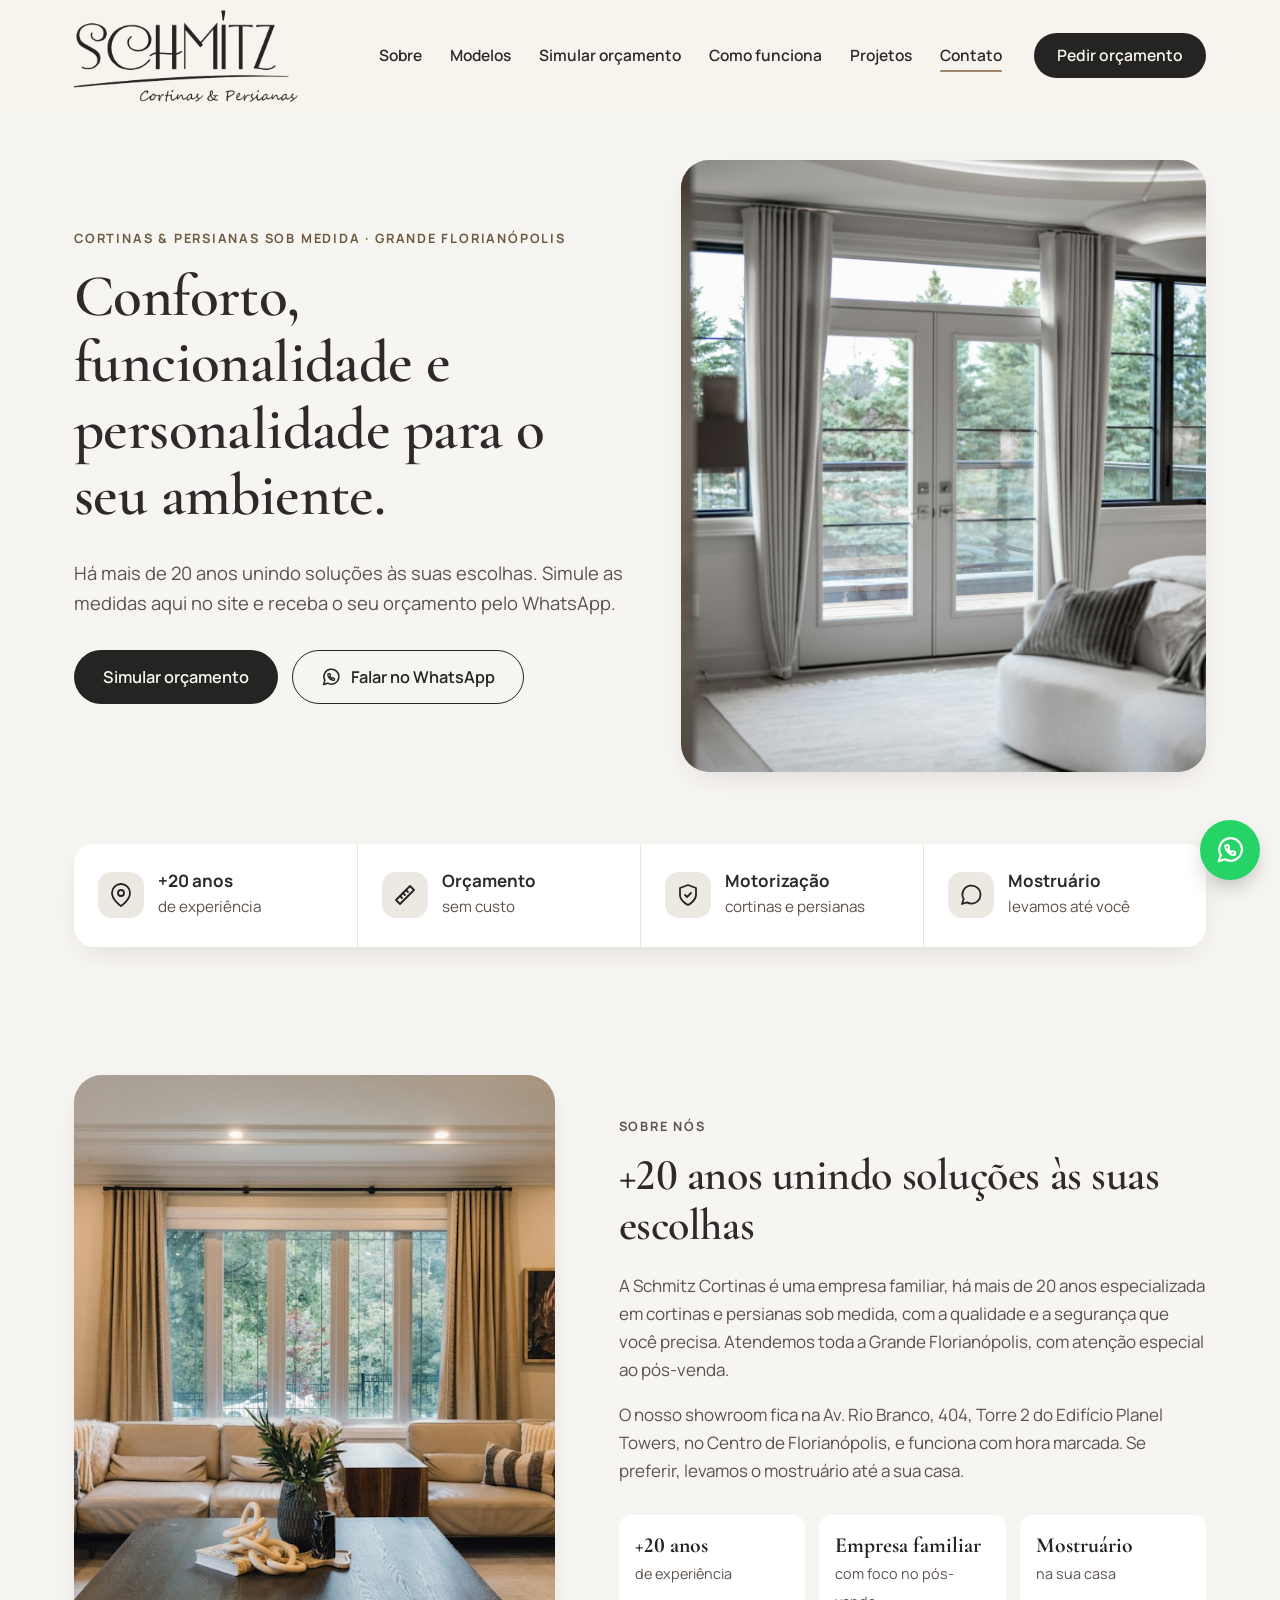
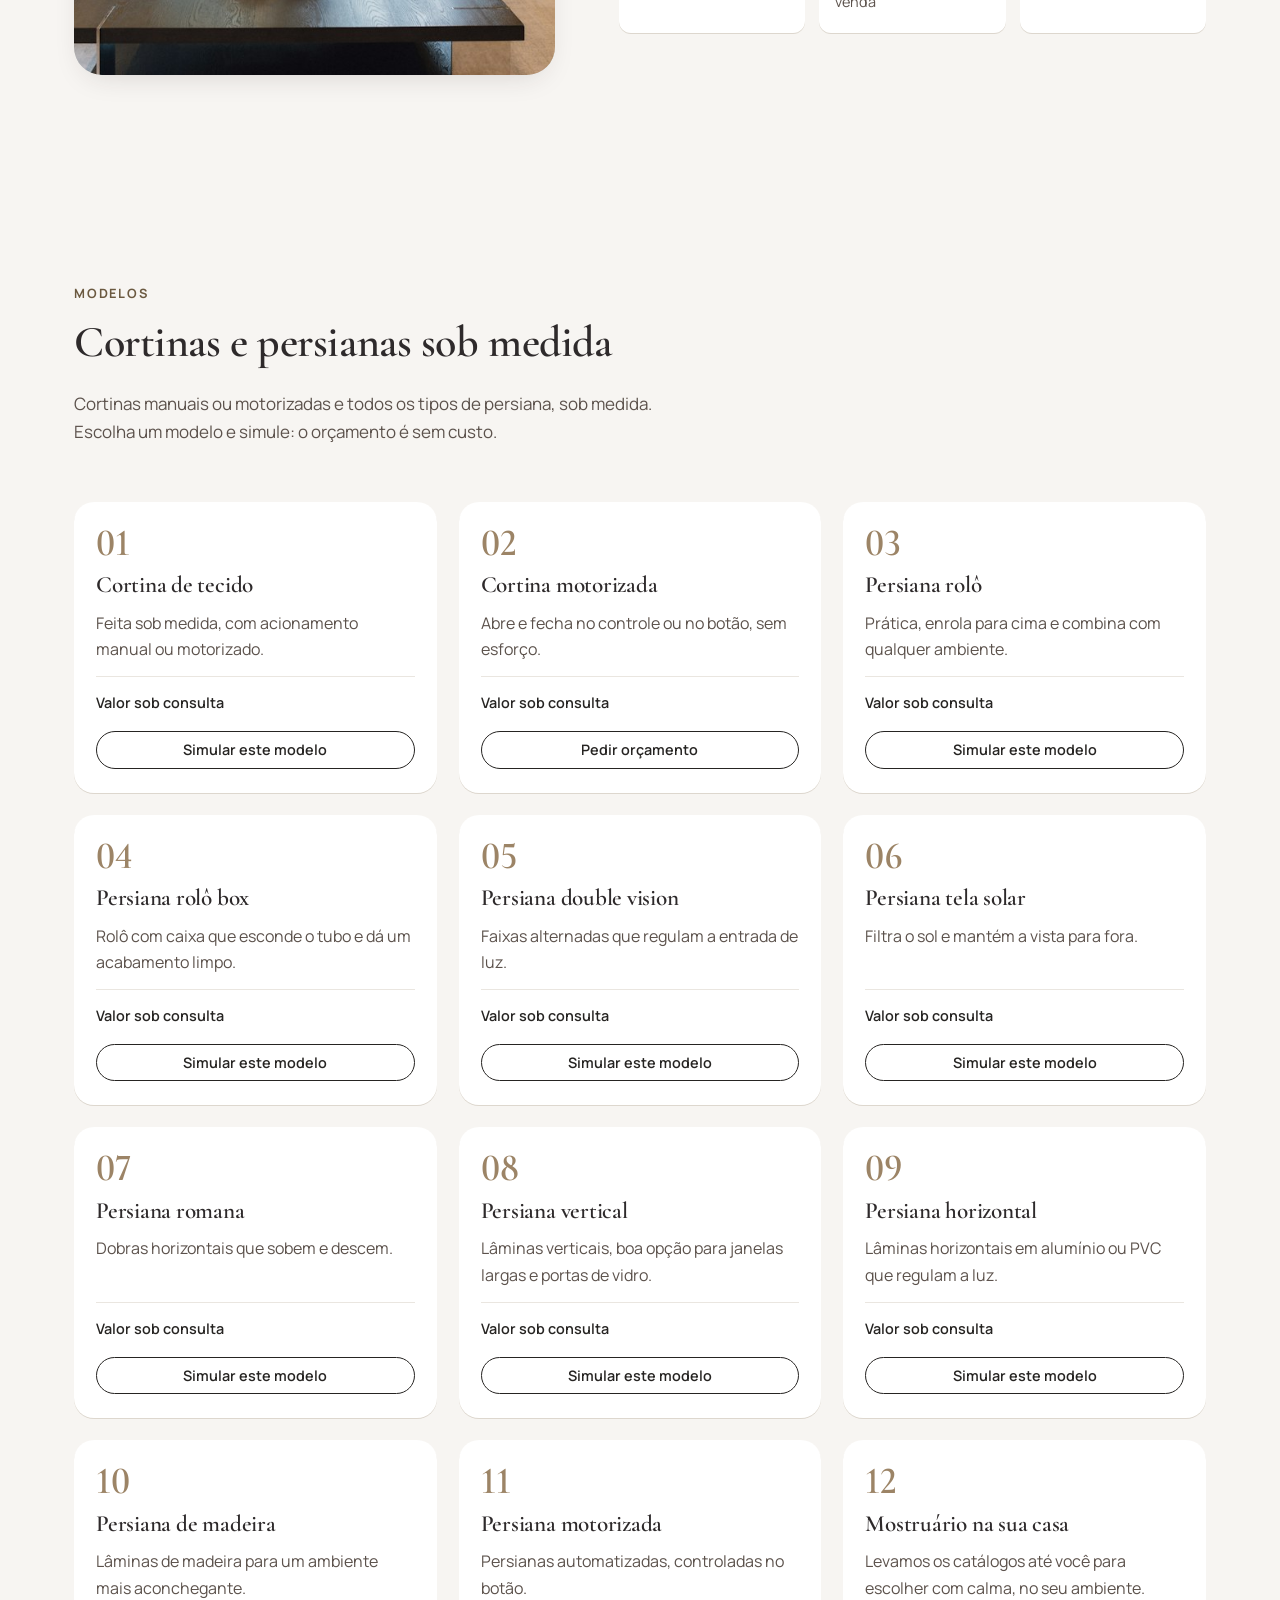
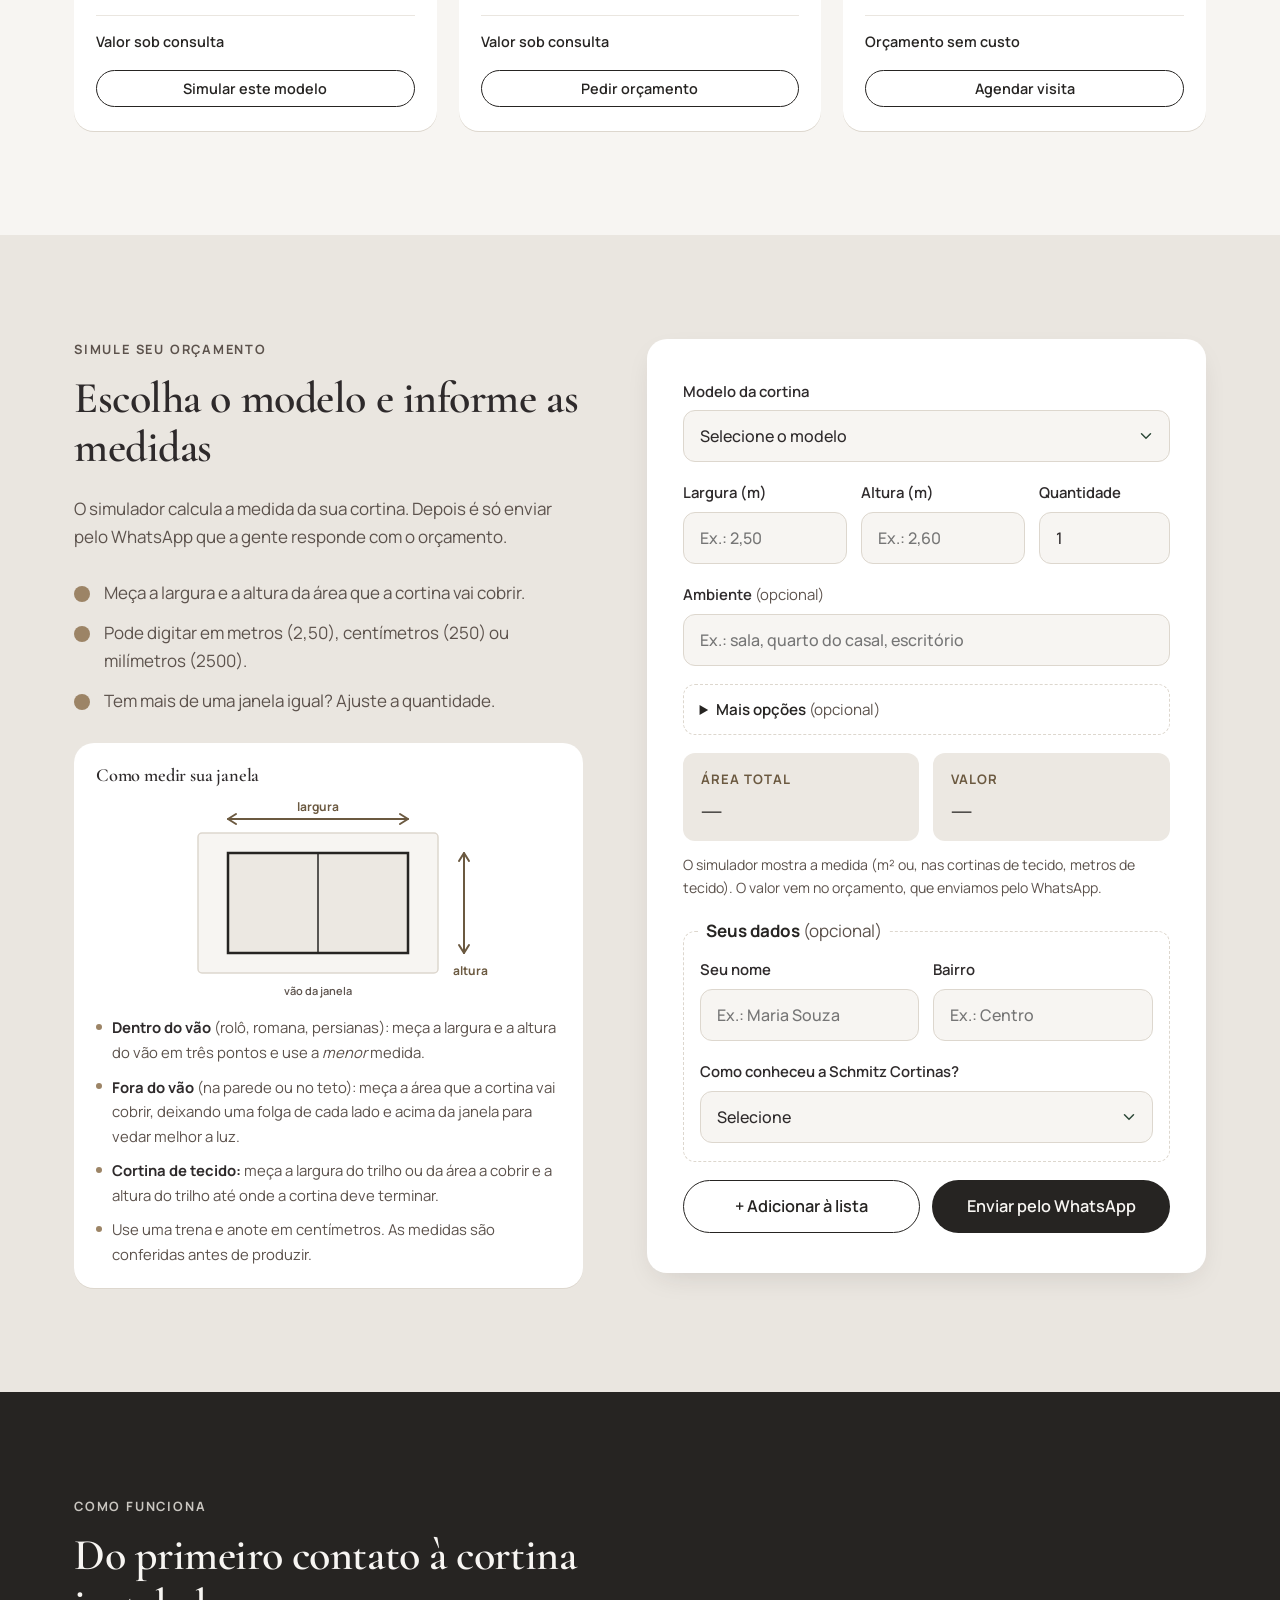
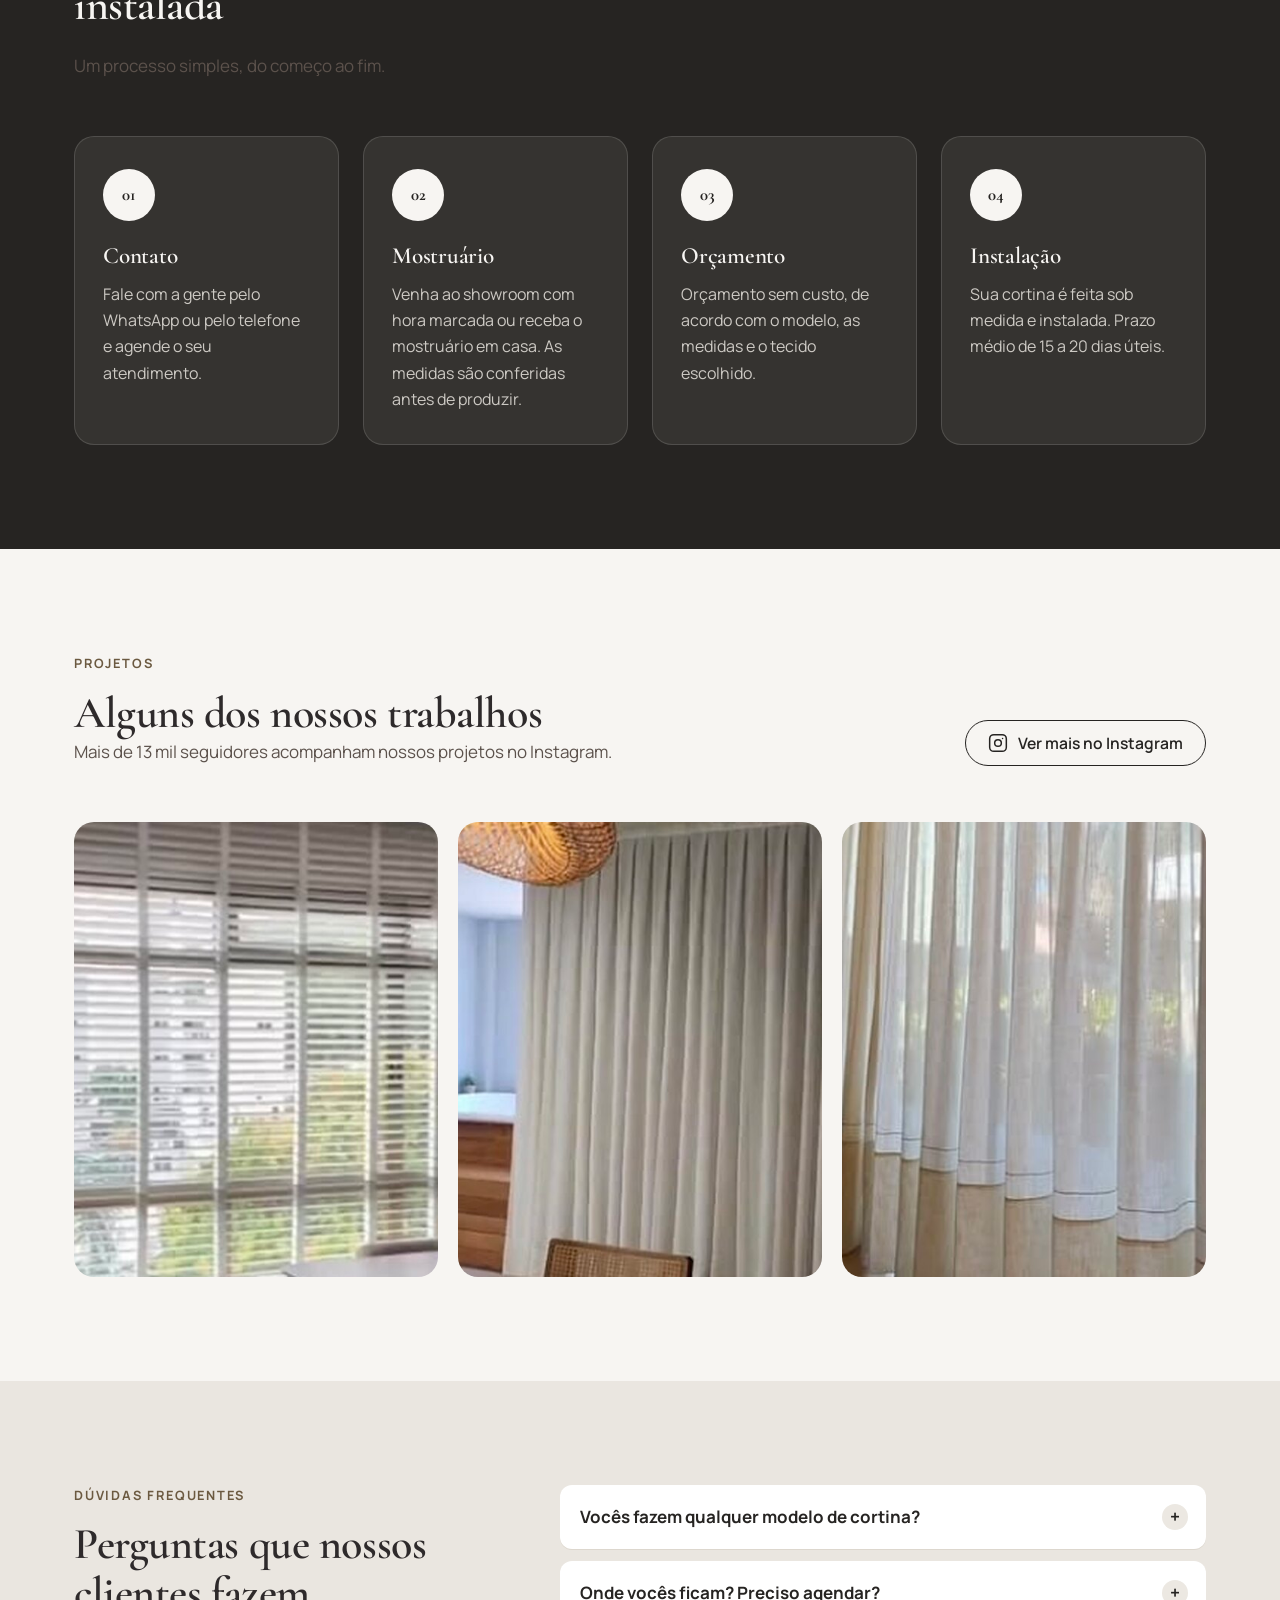
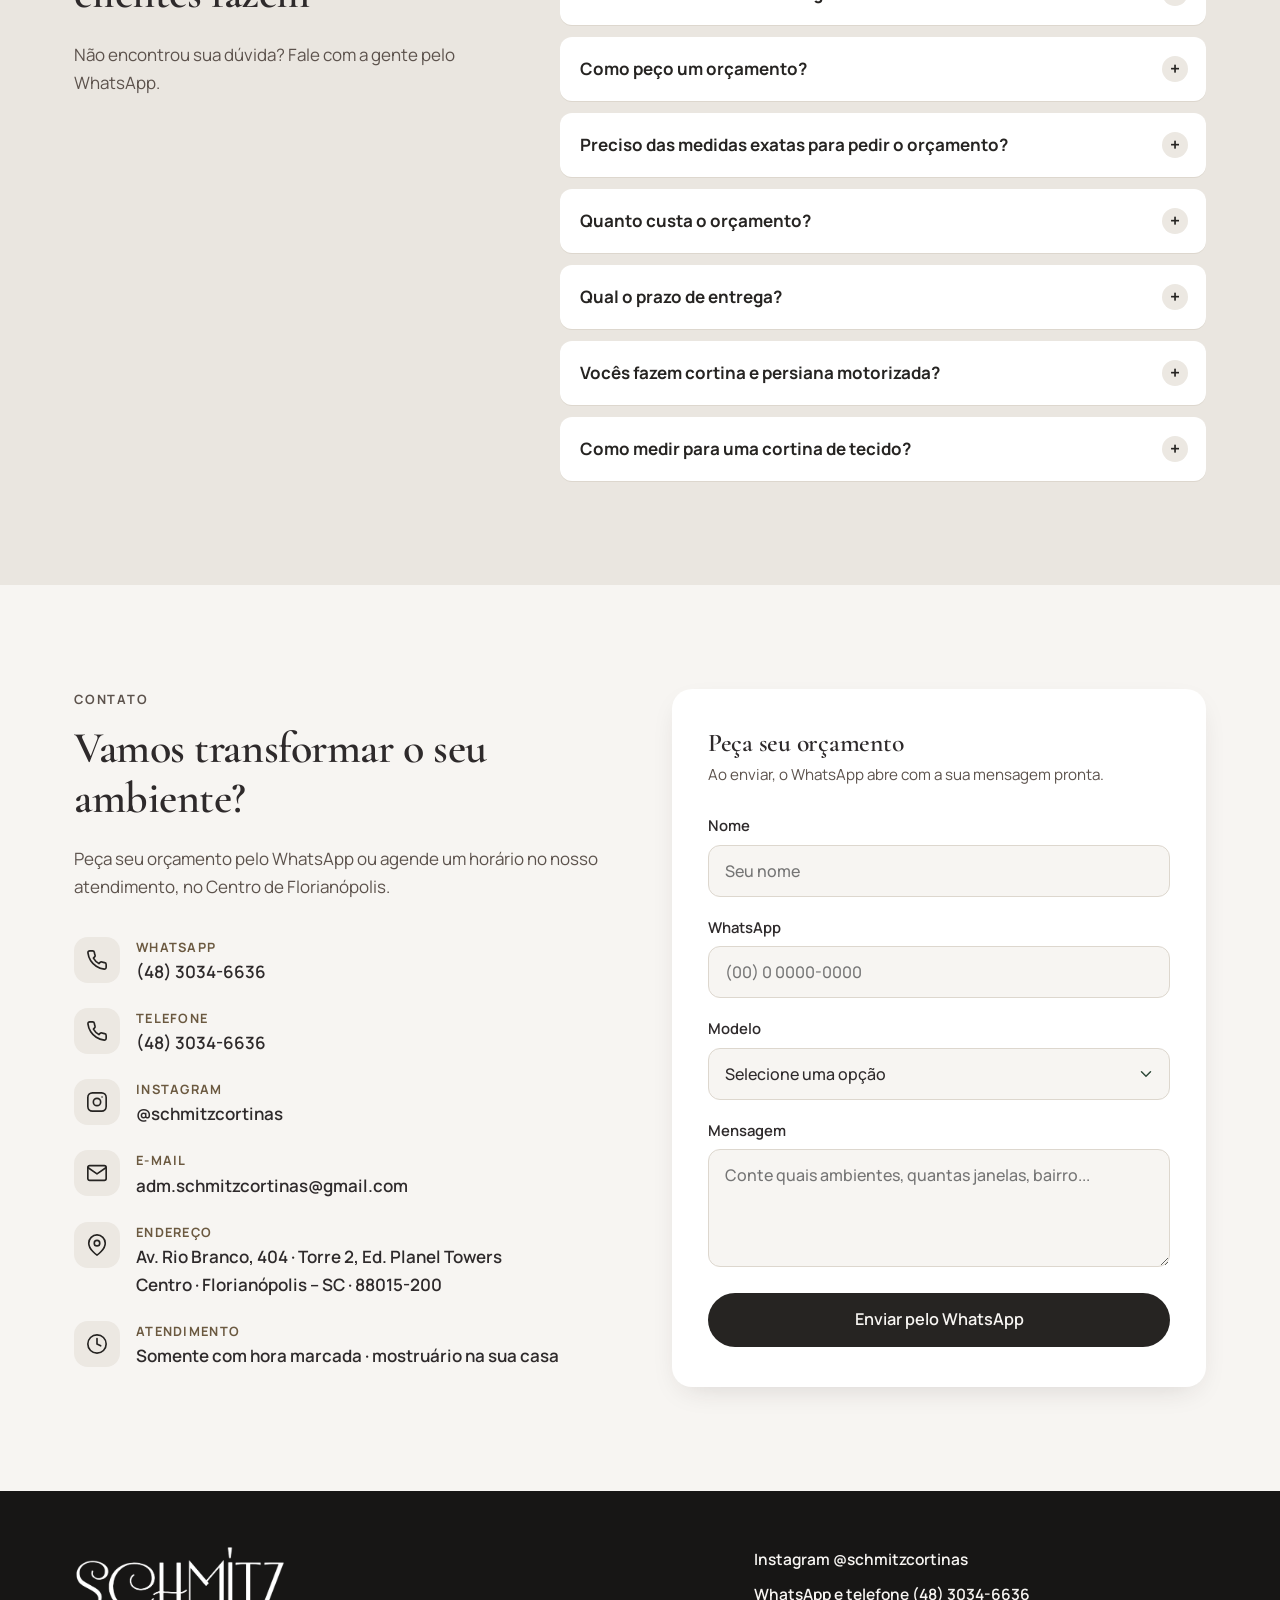
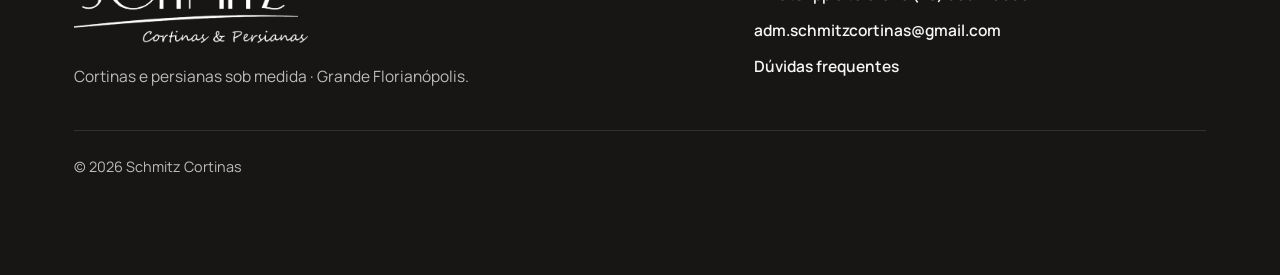
<file: index.html>
<!DOCTYPE html>
<html lang="pt-BR">
<head>
  <meta charset="UTF-8">
  <meta name="viewport" content="width=device-width, initial-scale=1">
  <title>Schmitz Cortinas | Cortinas e persianas sob medida na Grande Florianópolis</title>
  <meta name="description" content="Schmitz Cortinas: empresa familiar com mais de 20 anos em cortinas e persianas sob medida na Grande Florianópolis. Orçamento sem custo pelo WhatsApp.">
  <meta name="theme-color" content="#262422">
  <!-- Prévia para apresentar à cliente: fora do Google até ser aprovada. Remova esta linha ao publicar de vez. -->
  <meta name="robots" content="noindex">
  <meta property="og:type" content="website">
  <meta property="og:locale" content="pt_BR">
  <meta property="og:site_name" content="Schmitz Cortinas">
  <meta property="og:title" content="Schmitz Cortinas | Cortinas &amp; Persianas sob medida">
  <meta property="og:description" content="Conforto, funcionalidade e personalidade para seu ambiente. Grande Florianópolis.">
  <meta property="og:image" content="img/og-image.jpg">
  <meta property="og:image:alt" content="Logo da Schmitz Cortinas">
  <meta name="twitter:card" content="summary_large_image">
  <link rel="icon" href="img/favicon.png" type="image/png">
  <link rel="apple-touch-icon" href="img/favicon-180.png">
  <link rel="preconnect" href="https://fonts.googleapis.com">
  <link rel="preconnect" href="https://fonts.gstatic.com" crossorigin>
  <link href="https://fonts.googleapis.com/css2?family=Cormorant+Garamond:wght@500;600;700&family=Manrope:wght@400;500;600;700&display=swap" rel="stylesheet">
  <link rel="stylesheet" href="css/style.css?v=2">
  <script type="application/ld+json">
  {
    "@context": "https://schema.org",
    "@type": "HomeAndConstructionBusiness",
    "name": "Schmitz Cortinas",
    "description": "Cortinas e persianas sob medida na Grande Florianópolis.",
    "email": "adm.schmitzcortinas@gmail.com",
    "telephone": "+55 48 3034-6636",
    "url": "https://schmitzcortinas.com.br",
    "address": {"@type": "PostalAddress", "streetAddress": "Av. Rio Branco, 404 - Torre 2, Edifício Planel Towers - Centro", "addressLocality": "Florianópolis", "addressRegion": "SC", "postalCode": "88015-200", "addressCountry": "BR"},
    "sameAs": ["https://www.instagram.com/schmitzcortinas/"]
  }
  </script>
</head>
<body>

  <a class="skip-link" href="#conteudo">Pular para o conteúdo</a>

  <!-- 1. CABEÇALHO -->
  <header class="header" id="topo">
    <div class="container header__inner">
      <a href="#topo" class="logo" aria-label="Schmitz Cortinas, voltar ao início">
        <img src="img/logo-schmitz.png" alt="Schmitz Cortinas &amp; Persianas" width="1222" height="502">
      </a>

      <nav class="nav" id="menu" aria-label="Menu principal">
        <ul class="nav__list">
          <li><a href="#sobre" class="nav__link">Sobre</a></li>
          <li><a href="#modelos" class="nav__link">Modelos</a></li>
          <li><a href="#simulador" class="nav__link">Simular orçamento</a></li>
          <li><a href="#como-funciona" class="nav__link">Como funciona</a></li>
          <li><a href="#projetos" class="nav__link">Projetos</a></li>
          <li><a href="#contato" class="nav__link">Contato</a></li>
        </ul>
        <a href="#contato" class="btn btn--primary nav__cta">Pedir orçamento</a>
      </nav>

      <button class="hamburger" type="button" aria-label="Abrir menu" aria-expanded="false" aria-controls="menu">
        <span></span><span></span><span></span>
      </button>
    </div>
  </header>

  <main id="conteudo">

    <!-- 2. HERO -->
    <section class="hero">
      <div class="container hero__inner">
        <div class="hero__text">
          <p class="eyebrow">Cortinas &amp; Persianas sob medida · Grande Florianópolis</p>
          <h1>Conforto, funcionalidade e personalidade para o seu ambiente.</h1>
          <p class="hero__lead">Há mais de 20 anos unindo soluções às suas escolhas. Simule as medidas aqui no site e receba o seu orçamento pelo WhatsApp.</p>
          <div class="hero__actions">
            <a href="#simulador" class="btn btn--primary btn--lg">Simular orçamento</a>
            <a href="https://wa.me/554830346636" class="btn btn--outline btn--lg" data-whatsapp data-msg="Olá, Schmitz Cortinas! Vim pelo site e gostaria de mais informações." target="_blank" rel="noopener">
              <svg class="icon" viewBox="0 0 24 24" aria-hidden="true"><path d="M3 21l1.65-4.95A9 9 0 1 1 8 19.4L3 21z"/><g transform="translate(7.3 7.3) scale(.4)" stroke-width="4"><path d="M22 16.92v3a2 2 0 0 1-2.18 2 19.79 19.79 0 0 1-8.63-3.07 19.5 19.5 0 0 1-6-6 19.79 19.79 0 0 1-3.07-8.67A2 2 0 0 1 4.11 2h3a2 2 0 0 1 2 1.72 12.84 12.84 0 0 0 .7 2.81 2 2 0 0 1-.45 2.11L8.09 9.91a16 16 0 0 0 6 6l1.27-1.27a2 2 0 0 1 2.11-.45 12.84 12.84 0 0 0 2.81.7A2 2 0 0 1 22 16.92z"/></g></svg>
              Falar no WhatsApp
            </a>
          </div>
        </div>
        <figure class="hero__media media" data-label="Foto grande: ambiente com cortina instalada (img/hero.jpg)">
          <img src="img/hero.jpg" alt="Sala com cortinas de tecido (foto ilustrativa)" fetchpriority="high">
        </figure>
      </div>
    </section>

    <!-- 3. DIFERENCIAIS -->
    <section class="perks" aria-label="Nossos diferenciais">
      <div class="container">
        <ul class="perks__list">
          <li class="perk">
            <svg class="perk__icon" viewBox="0 0 24 24" aria-hidden="true"><path d="M21 10c0 7-9 13-9 13s-9-6-9-13a9 9 0 0 1 18 0z"/><circle cx="12" cy="10" r="3"/></svg>
            <div><strong>+20 anos</strong><span>de experiência</span></div>
          </li>
          <li class="perk">
            <svg class="perk__icon" viewBox="0 0 24 24" aria-hidden="true"><path d="M3 17 17 3l4 4L7 21z"/><path d="m7 13 2 2M10 10l2 2M13 7l2 2"/></svg>
            <div><strong>Orçamento</strong><span>sem custo</span></div>
          </li>
          <li class="perk">
            <svg class="perk__icon" viewBox="0 0 24 24" aria-hidden="true"><path d="M12 22s8-4 8-10V5l-8-3-8 3v7c0 6 8 10 8 10z"/><path d="m9 12 2 2 4-4"/></svg>
            <div><strong>Motorização</strong><span>cortinas e persianas</span></div>
          </li>
          <li class="perk">
            <svg class="perk__icon" viewBox="0 0 24 24" aria-hidden="true"><path d="M3 21l1.65-4.95A9 9 0 1 1 8 19.4L3 21z"/></svg>
            <div><strong>Mostruário</strong><span>levamos até você</span></div>
          </li>
        </ul>
      </div>
    </section>

    <!-- SOBRE NÓS -->
    <section class="section" id="sobre">
      <div class="container sobre">
        <figure class="media sobre__media" data-label="Foto: ambiente com cortina (img/sobre.jpg)">
          <img src="img/sobre.jpg" alt="Sala com cortinas sob medida (foto ilustrativa)" loading="lazy">
        </figure>
        <div class="sobre__texto">
          <p class="eyebrow">Sobre nós</p>
          <h2>+20 anos unindo soluções às suas escolhas</h2>
          <p>A Schmitz Cortinas é uma empresa familiar, há mais de 20 anos especializada em cortinas e persianas sob medida, com a qualidade e a segurança que você precisa. Atendemos toda a Grande Florianópolis, com atenção especial ao pós-venda.</p>
          <p>O nosso showroom fica na Av. Rio Branco, 404, Torre 2 do Edifício Planel Towers, no Centro de Florianópolis, e funciona com hora marcada. Se preferir, levamos o mostruário até a sua casa.</p>
          <ul class="sobre__destaques">
            <li><strong>+20 anos</strong><span>de experiência</span></li>
            <li><strong>Empresa familiar</strong><span>com foco no pós-venda</span></li>
            <li><strong>Mostruário</strong><span>na sua casa</span></li>
          </ul>
        </div>
      </div>
    </section>

    <!-- 4. MODELOS -->
    <section class="section" id="modelos">
      <div class="container">
        <div class="section__head">
          <p class="eyebrow">Modelos</p>
          <h2>Cortinas e persianas sob medida</h2>
          <p>Cortinas manuais ou motorizadas e todos os tipos de persiana, sob medida. Escolha um modelo e simule: o orçamento é sem custo.</p>
        </div>

        <div class="products">
          <article class="card product">
            <div class="product__body">
              <span class="product__num" aria-hidden="true">01</span>
              <h3>Cortina de tecido</h3>
              <p>Feita sob medida, com acionamento manual ou motorizado.</p>
              <p class="product__price">Valor sob consulta</p>
              <button type="button" class="btn btn--outline btn--sm product__sim" data-modelo="Cortina de tecido">Simular este modelo</button>
            </div>
          </article>
          <article class="card product">
            <div class="product__body">
              <span class="product__num" aria-hidden="true">02</span>
              <h3>Cortina motorizada</h3>
              <p>Abre e fecha no controle ou no botão, sem esforço.</p>
              <p class="product__price">Valor sob consulta</p>
              <a href="https://wa.me/554830346636" class="btn btn--outline btn--sm product__sim" data-whatsapp data-msg="Olá, Schmitz Cortinas! Vim pelo site e gostaria de um orçamento de cortina motorizada." target="_blank" rel="noopener">Pedir orçamento</a>
            </div>
          </article>
          <article class="card product">
            <div class="product__body">
              <span class="product__num" aria-hidden="true">03</span>
              <h3>Persiana rolô</h3>
              <p>Prática, enrola para cima e combina com qualquer ambiente.</p>
              <p class="product__price">Valor sob consulta</p>
              <button type="button" class="btn btn--outline btn--sm product__sim" data-modelo="Persiana rolô">Simular este modelo</button>
            </div>
          </article>
          <article class="card product">
            <div class="product__body">
              <span class="product__num" aria-hidden="true">04</span>
              <h3>Persiana rolô box</h3>
              <p>Rolô com caixa que esconde o tubo e dá um acabamento limpo.</p>
              <p class="product__price">Valor sob consulta</p>
              <button type="button" class="btn btn--outline btn--sm product__sim" data-modelo="Persiana rolô box">Simular este modelo</button>
            </div>
          </article>
          <article class="card product">
            <div class="product__body">
              <span class="product__num" aria-hidden="true">05</span>
              <h3>Persiana double vision</h3>
              <p>Faixas alternadas que regulam a entrada de luz.</p>
              <p class="product__price">Valor sob consulta</p>
              <button type="button" class="btn btn--outline btn--sm product__sim" data-modelo="Persiana double vision">Simular este modelo</button>
            </div>
          </article>
          <article class="card product">
            <div class="product__body">
              <span class="product__num" aria-hidden="true">06</span>
              <h3>Persiana tela solar</h3>
              <p>Filtra o sol e mantém a vista para fora.</p>
              <p class="product__price">Valor sob consulta</p>
              <button type="button" class="btn btn--outline btn--sm product__sim" data-modelo="Persiana tela solar">Simular este modelo</button>
            </div>
          </article>
          <article class="card product">
            <div class="product__body">
              <span class="product__num" aria-hidden="true">07</span>
              <h3>Persiana romana</h3>
              <p>Dobras horizontais que sobem e descem.</p>
              <p class="product__price">Valor sob consulta</p>
              <button type="button" class="btn btn--outline btn--sm product__sim" data-modelo="Persiana romana">Simular este modelo</button>
            </div>
          </article>
          <article class="card product">
            <div class="product__body">
              <span class="product__num" aria-hidden="true">08</span>
              <h3>Persiana vertical</h3>
              <p>Lâminas verticais, boa opção para janelas largas e portas de vidro.</p>
              <p class="product__price">Valor sob consulta</p>
              <button type="button" class="btn btn--outline btn--sm product__sim" data-modelo="Persiana vertical">Simular este modelo</button>
            </div>
          </article>
          <article class="card product">
            <div class="product__body">
              <span class="product__num" aria-hidden="true">09</span>
              <h3>Persiana horizontal</h3>
              <p>Lâminas horizontais em alumínio ou PVC que regulam a luz.</p>
              <p class="product__price">Valor sob consulta</p>
              <button type="button" class="btn btn--outline btn--sm product__sim" data-modelo="Persiana horizontal">Simular este modelo</button>
            </div>
          </article>
          <article class="card product">
            <div class="product__body">
              <span class="product__num" aria-hidden="true">10</span>
              <h3>Persiana de madeira</h3>
              <p>Lâminas de madeira para um ambiente mais aconchegante.</p>
              <p class="product__price">Valor sob consulta</p>
              <button type="button" class="btn btn--outline btn--sm product__sim" data-modelo="Persiana de madeira">Simular este modelo</button>
            </div>
          </article>
          <article class="card product">
            <div class="product__body">
              <span class="product__num" aria-hidden="true">11</span>
              <h3>Persiana motorizada</h3>
              <p>Persianas automatizadas, controladas no botão.</p>
              <p class="product__price">Valor sob consulta</p>
              <a href="https://wa.me/554830346636" class="btn btn--outline btn--sm product__sim" data-whatsapp data-msg="Olá, Schmitz Cortinas! Vim pelo site e gostaria de um orçamento de persiana motorizada." target="_blank" rel="noopener">Pedir orçamento</a>
            </div>
          </article>
          <article class="card product">
            <div class="product__body">
              <span class="product__num" aria-hidden="true">12</span>
              <h3>Mostruário na sua casa</h3>
              <p>Levamos os catálogos até você para escolher com calma, no seu ambiente.</p>
              <p class="product__price">Orçamento sem custo</p>
              <a href="https://wa.me/554830346636" class="btn btn--outline btn--sm product__sim" data-whatsapp data-msg="Olá, Schmitz Cortinas! Vim pelo site e gostaria de agendar o mostruário na minha casa." target="_blank" rel="noopener">Agendar visita</a>
            </div>
          </article>
        </div>
      </div>
    </section>

    <!-- 4b. SIMULADOR DE ORÇAMENTO -->
    <section class="section section--soft" id="simulador">
      <div class="container sim">
        <div class="sim__intro">
          <p class="eyebrow">Simule seu orçamento</p>
          <h2>Escolha o modelo e informe as medidas</h2>
          <p>O simulador calcula a medida da sua cortina. Depois é só enviar pelo WhatsApp que a gente responde com o orçamento.</p>
          <ul class="sim__tips">
            <li>Meça a largura e a altura da área que a cortina vai cobrir.</li>
            <li>Pode digitar em metros (2,50), centímetros (250) ou milímetros (2500).</li>
            <li>Tem mais de uma janela igual? Ajuste a quantidade.</li>
          </ul>
          <div class="medir">
            <h3>Como medir sua janela</h3>
            <svg class="medir__desenho" viewBox="0 0 340 210" role="img" aria-label="Desenho de uma janela mostrando onde medir a largura e a altura">
              <rect x="40" y="38" width="240" height="140" rx="4" class="medir__parede"/>
              <rect x="70" y="58" width="180" height="100" class="medir__vao"/>
              <line x1="160" y1="58" x2="160" y2="158" class="medir__divisao"/>
              <line x1="70" y1="24" x2="250" y2="24" class="medir__seta"/>
              <polyline points="78,19 70,24 78,29" class="medir__seta"/>
              <polyline points="242,19 250,24 242,29" class="medir__seta"/>
              <text x="160" y="16" class="medir__texto">largura</text>
              <line x1="306" y1="58" x2="306" y2="158" class="medir__seta"/>
              <polyline points="301,66 306,58 311,66" class="medir__seta"/>
              <polyline points="301,150 306,158 311,150" class="medir__seta"/>
              <text x="312" y="180" class="medir__texto">altura</text>
              <text x="160" y="200" class="medir__legenda">vão da janela</text>
            </svg>
            <ul class="medir__passos">
              <li><strong>Dentro do vão</strong> (rolô, romana, persianas): meça a largura e a altura do vão em três pontos e use a <em>menor</em> medida.</li>
              <li><strong>Fora do vão</strong> (na parede ou no teto): meça a área que a cortina vai cobrir, deixando uma folga de cada lado e acima da janela para vedar melhor a luz.</li>
              <li><strong>Cortina de tecido:</strong> meça a largura do trilho ou da área a cobrir e a altura do trilho até onde a cortina deve terminar.</li>
              <li>Use uma trena e anote em centímetros. As medidas são conferidas antes de produzir.</li>
            </ul>
          </div>
        </div>

        <form class="card form sim__form" id="form-simulador" novalidate>
          <div class="field">
            <label for="sim-modelo">Modelo da cortina</label>
            <select id="sim-modelo" name="modelo" required>
              <option value="" disabled selected>Selecione o modelo</option>
              <optgroup label="Cortinas">
                <option data-calculo="tecido">Cortina de tecido</option>
              </optgroup>
              <optgroup label="Persianas">
                <option>Persiana rolô</option>
                <option>Persiana rolô box</option>
                <option>Persiana double vision</option>
                <option>Persiana tela solar</option>
                <option>Persiana romana</option>
                <option>Persiana vertical</option>
                <option>Persiana horizontal</option>
                <option>Persiana de madeira</option>
              </optgroup>
              <optgroup label="Outros">
                <option>Outro modelo</option>
              </optgroup>
            </select>
          </div>

          <div class="sim__row">
            <div class="field">
              <label for="sim-largura">Largura (m)</label>
              <input type="text" id="sim-largura" name="largura" inputmode="decimal" maxlength="7" autocomplete="off" placeholder="Ex.: 2,50" required>
            </div>
            <div class="field">
              <label for="sim-altura">Altura (m)</label>
              <input type="text" id="sim-altura" name="altura" inputmode="decimal" maxlength="7" autocomplete="off" placeholder="Ex.: 2,60" required>
            </div>
            <div class="field sim__qtd">
              <label for="sim-qtd">Quantidade</label>
              <input type="text" id="sim-qtd" name="quantidade" inputmode="numeric" maxlength="2" autocomplete="off" value="1" required>
            </div>
          </div>

          <div class="field">
            <label for="sim-ambiente">Ambiente <span class="field__opt">(opcional)</span></label>
            <input type="text" id="sim-ambiente" name="ambiente" placeholder="Ex.: sala, quarto do casal, escritório">
          </div>

          <!-- Acessório opcional: aparece só nos modelos com data-guia (cortina rolô) -->
          <label class="sim__opcional" id="sim-guia-campo" hidden>
            <input type="checkbox" id="sim-guia" name="guia">
            Incluir guia <span class="field__opt">(opcional)</span>
          </label>

          <details class="sim__extras">
            <summary>Mais opções <span class="field__opt">(opcional)</span></summary>
            <div class="sim__row sim__row--2">
              <div class="field">
                <label for="sim-acionamento">Acionamento</label>
                <select id="sim-acionamento" name="acionamento">
                  <option value="">Tanto faz</option>
                  <option>Manual</option>
                  <option>Motorizado</option>
                </select>
              </div>
              <div class="field">
                <label for="sim-comando">Lado do comando</label>
                <select id="sim-comando" name="comando">
                  <option value="">Tanto faz</option>
                  <option>Esquerdo</option>
                  <option>Direito</option>
                </select>
              </div>
              <div class="field">
                <label for="sim-instalacao">Instalação</label>
                <select id="sim-instalacao" name="instalacao">
                  <option value="">Não sei</option>
                  <option>Dentro do vão</option>
                  <option>Fora do vão (na parede)</option>
                  <option>No teto</option>
                </select>
              </div>
              <div class="field">
                <label for="sim-cor">Cor ou tecido</label>
                <input type="text" id="sim-cor" name="cor" placeholder="Ex.: linho bege, blackout branco">
              </div>
            </div>
          </details>

          <div class="sim__result" aria-live="polite">
            <div>
              <span id="sim-area-rotulo">Área total</span>
              <strong id="sim-area">—</strong>
            </div>
            <div>
              <span>Valor</span>
              <strong id="sim-valor">—</strong>
            </div>
          </div>
          <p class="sim__note sim__calculo" id="sim-calculo" hidden></p>
          <p class="sim__condicoes" id="sim-condicoes" hidden></p>
          <p class="sim__note" id="sim-nota">O simulador mostra a medida (m² ou, nas cortinas de tecido, metros de tecido). O valor vem no orçamento, que enviamos pelo WhatsApp.</p>

          <fieldset class="sim__cliente">
            <legend>Seus dados <span class="field__opt">(opcional)</span></legend>
            <div class="sim__row sim__row--2">
              <div class="field">
                <label for="sim-cliente">Seu nome</label>
                <input type="text" id="sim-cliente" name="cliente" autocomplete="name" maxlength="60" placeholder="Ex.: Maria Souza">
              </div>
              <div class="field">
                <label for="sim-bairro">Bairro</label>
                <input type="text" id="sim-bairro" name="bairro" maxlength="40" placeholder="Ex.: Centro">
              </div>
            </div>
            <div class="field">
              <label for="sim-origem">Como conheceu a Schmitz Cortinas?</label>
              <select id="sim-origem" name="origem">
                <option value="">Selecione</option>
                <option>Instagram</option>
                <option>Google</option>
                <option>Indicação de amigo ou parente</option>
                <option>Arquiteto ou decorador</option>
                <option>Já sou cliente</option>
                <option>Outro</option>
              </select>
            </div>
          </fieldset>

          <p class="form__error" role="alert" hidden></p>

          <div class="sim__actions">
            <button type="button" class="btn btn--outline btn--lg" id="sim-adicionar">+ Adicionar à lista</button>
            <button type="submit" class="btn btn--primary btn--lg">Enviar pelo WhatsApp</button>
          </div>

          <div class="sim__lista" id="sim-lista" hidden>
            <h3>Sua lista de orçamento</h3>
            <ul id="sim-itens"></ul>
            <p class="sim__total">Valor: <strong id="sim-total">—</strong></p>
            <p class="sim__condicoes" id="sim-total-condicoes" hidden></p>
            <p class="sim__note">Tem mais janelas? Preencha as medidas acima e clique em "Adicionar à lista". Ao enviar, a lista inteira vai em uma única mensagem.</p>
          </div>
        </form>
      </div>
    </section>

    <!-- 5. COMO FUNCIONA -->
    <section class="section section--green" id="como-funciona">
      <div class="container">
        <div class="section__head">
          <p class="eyebrow eyebrow--light">Como funciona</p>
          <h2>Do primeiro contato à cortina instalada</h2>
          <p>Um processo simples, do começo ao fim.</p>
        </div>

        <ol class="steps">
          <li class="step">
            <span class="step__num" aria-hidden="true">01</span>
            <h3>Contato</h3>
            <p>Fale com a gente pelo WhatsApp ou pelo telefone e agende o seu atendimento.</p>
          </li>
          <li class="step">
            <span class="step__num" aria-hidden="true">02</span>
            <h3>Mostruário</h3>
            <p>Venha ao showroom com hora marcada ou receba o mostruário em casa. As medidas são conferidas antes de produzir.</p>
          </li>
          <li class="step">
            <span class="step__num" aria-hidden="true">03</span>
            <h3>Orçamento</h3>
            <p>Orçamento sem custo, de acordo com o modelo, as medidas e o tecido escolhido.</p>
          </li>
          <li class="step">
            <span class="step__num" aria-hidden="true">04</span>
            <h3>Instalação</h3>
            <p>Sua cortina é feita sob medida e instalada. Prazo médio de 15 a 20 dias úteis.</p>
          </li>
        </ol>
      </div>
    </section>

    <!-- 6. PROJETOS -->
    <section class="section" id="projetos">
      <div class="container">
        <div class="section__head section__head--row">
          <div>
            <p class="eyebrow">Projetos</p>
            <h2>Alguns dos nossos trabalhos</h2>
            <p>Mais de 13 mil seguidores acompanham nossos projetos no Instagram.</p>
          </div>
          <a href="https://www.instagram.com/schmitzcortinas/" class="btn btn--outline" target="_blank" rel="noopener" data-instagram>
            <svg class="icon" viewBox="0 0 24 24" aria-hidden="true"><rect x="2" y="2" width="20" height="20" rx="5"/><circle cx="12" cy="12" r="4"/><path d="M17.5 6.5h.01"/></svg>
            Ver mais no Instagram
          </a>
        </div>

        <div class="gallery gallery--3">
          <figure class="media gallery__item" data-label="Persiana horizontal automatizada">
            <img src="img/projeto-01.jpg" alt="Persiana horizontal automatizada, trabalho da Schmitz Cortinas" loading="lazy">
          </figure>
          <figure class="media gallery__item" data-label="Cortina de tecido do teto ao chão">
            <img src="img/projeto-02.jpg" alt="Cortina de tecido do teto ao chão, trabalho da Schmitz Cortinas" loading="lazy">
          </figure>
          <figure class="media gallery__item" data-label="Cortina de tecido leve em sala ampla">
            <img src="img/projeto-03.jpg" alt="Cortina de tecido leve em sala ampla, trabalho da Schmitz Cortinas" loading="lazy">
          </figure>
        </div>
      </div>
    </section>

    <!-- PERGUNTAS FREQUENTES -->
    <section class="section section--soft" id="duvidas">
      <div class="container faq">
        <div class="section__head">
          <p class="eyebrow">Dúvidas frequentes</p>
          <h2>Perguntas que nossos clientes fazem</h2>
          <p>Não encontrou sua dúvida? Fale com a gente pelo WhatsApp.</p>
        </div>

        <div class="faq__lista">
          <details class="faq__item">
            <summary>Vocês fazem qualquer modelo de cortina?</summary>
            <p>Fazemos cortinas manuais ou motorizadas e persianas rolô, rolô box, double vision, tela solar, romana, vertical, horizontal (alumínio ou PVC) e de madeira, tudo sob medida. Não achou o que procura? Chame no WhatsApp.</p>
          </details>
          <details class="faq__item">
            <summary>Onde vocês ficam? Preciso agendar?</summary>
            <p>Na Av. Rio Branco, 404, Torre 2 do Edifício Planel Towers, Centro de Florianópolis. O atendimento é somente com hora marcada: agende pelo WhatsApp ou pelo telefone (48) 3034-6636. Também levamos o mostruário até a sua casa.</p>
          </details>
          <details class="faq__item">
            <summary>Como peço um orçamento?</summary>
            <p>Use o simulador aqui do site: escolha o modelo, informe as medidas e envie pelo WhatsApp. Se preferir, chame direto no WhatsApp e conte o que você precisa.</p>
          </details>
          <details class="faq__item">
            <summary>Preciso das medidas exatas para pedir o orçamento?</summary>
            <p>Não. Medidas aproximadas já servem para o orçamento. As medidas finais são conferidas antes de produzir a cortina.</p>
          </details>
          <details class="faq__item">
            <summary>Quanto custa o orçamento?</summary>
            <p>Nada. O orçamento é sem custo: use o simulador aqui do site ou fale com a gente.</p>
          </details>
          <details class="faq__item">
            <summary>Qual o prazo de entrega?</summary>
            <p>Em média de 15 a 20 dias úteis, podendo variar conforme a época do ano. O prazo exato é confirmado no orçamento.</p>
          </details>
          <details class="faq__item">
            <summary>Vocês fazem cortina e persiana motorizada?</summary>
            <p>Sim. Trabalhamos com motorização de cortinas e persianas. Peça o seu orçamento pelo WhatsApp.</p>
          </details>
          <details class="faq__item">
            <summary>Como medir para uma cortina de tecido?</summary>
            <p>Meça a largura do trilho ou da área que a cortina vai cobrir e a altura do trilho até onde a cortina deve terminar. Use uma trena e anote em centímetros.</p>
          </details>
        </div>
      </div>
    </section>

    <!-- 7. CONTATO -->
    <section class="section" id="contato">
      <div class="container contact">
        <div class="contact__info">
          <p class="eyebrow">Contato</p>
          <h2>Vamos transformar o seu ambiente?</h2>
          <p>Peça seu orçamento pelo WhatsApp ou agende um horário no nosso atendimento, no Centro de Florianópolis.</p>

          <ul class="contact__list">
            <li>
              <svg class="icon" viewBox="0 0 24 24" aria-hidden="true"><path d="M22 16.92v3a2 2 0 0 1-2.18 2 19.79 19.79 0 0 1-8.63-3.07 19.5 19.5 0 0 1-6-6 19.79 19.79 0 0 1-3.07-8.67A2 2 0 0 1 4.11 2h3a2 2 0 0 1 2 1.72 12.84 12.84 0 0 0 .7 2.81 2 2 0 0 1-.45 2.11L8.09 9.91a16 16 0 0 0 6 6l1.27-1.27a2 2 0 0 1 2.11-.45 12.84 12.84 0 0 0 2.81.7A2 2 0 0 1 22 16.92z"/></svg>
              <div><span>WhatsApp</span><a href="https://wa.me/554830346636" data-whatsapp target="_blank" rel="noopener">(48) 3034-6636</a></div>
            </li>
            <li>
              <svg class="icon" viewBox="0 0 24 24" aria-hidden="true"><path d="M22 16.92v3a2 2 0 0 1-2.18 2 19.79 19.79 0 0 1-8.63-3.07 19.5 19.5 0 0 1-6-6 19.79 19.79 0 0 1-3.07-8.67A2 2 0 0 1 4.11 2h3a2 2 0 0 1 2 1.72 12.84 12.84 0 0 0 .7 2.81 2 2 0 0 1-.45 2.11L8.09 9.91a16 16 0 0 0 6 6l1.27-1.27a2 2 0 0 1 2.11-.45 12.84 12.84 0 0 0 2.81.7A2 2 0 0 1 22 16.92z"/></svg>
              <div><span>Telefone</span><a href="tel:+554830346636">(48) 3034-6636</a></div>
            </li>
            <li>
              <svg class="icon" viewBox="0 0 24 24" aria-hidden="true"><rect x="2" y="2" width="20" height="20" rx="5"/><circle cx="12" cy="12" r="4"/><path d="M17.5 6.5h.01"/></svg>
              <div><span>Instagram</span><a href="https://www.instagram.com/schmitzcortinas/" data-instagram target="_blank" rel="noopener">@schmitzcortinas</a></div>
            </li>
            <li>
              <svg class="icon" viewBox="0 0 24 24" aria-hidden="true"><rect x="2" y="4" width="20" height="16" rx="2"/><path d="m22 6-10 7L2 6"/></svg>
              <div><span>E-mail</span><a href="mailto:adm.schmitzcortinas@gmail.com">adm.schmitzcortinas@gmail.com</a></div>
            </li>
            <li>
              <svg class="icon" viewBox="0 0 24 24" aria-hidden="true"><path d="M21 10c0 7-9 13-9 13s-9-6-9-13a9 9 0 0 1 18 0z"/><circle cx="12" cy="10" r="3"/></svg>
              <div><span>Endereço</span><address>Av. Rio Branco, 404 · Torre 2, Ed. Planel Towers<br>Centro · Florianópolis – SC · 88015-200</address></div>
            </li>
            <li>
              <svg class="icon" viewBox="0 0 24 24" aria-hidden="true"><circle cx="12" cy="12" r="10"/><path d="M12 6v6l4 2"/></svg>
              <div><span>Atendimento</span><p>Somente com hora marcada · mostruário na sua casa</p></div>
            </li>
          </ul>
        </div>

        <form class="card form" id="form-orcamento" novalidate>
          <h3>Peça seu orçamento</h3>
          <p class="form__hint">Ao enviar, o WhatsApp abre com a sua mensagem pronta.</p>

          <div class="field">
            <label for="nome">Nome</label>
            <input type="text" id="nome" name="nome" autocomplete="name" placeholder="Seu nome" required>
          </div>

          <div class="field">
            <label for="whatsapp">WhatsApp</label>
            <input type="tel" id="whatsapp" name="whatsapp" autocomplete="tel" inputmode="numeric" maxlength="16" placeholder="(00) 0 0000-0000" required>
          </div>

          <div class="field">
            <label for="produto">Modelo</label>
            <select id="produto" name="produto" required>
              <option value="" disabled selected>Selecione uma opção</option>
              <option>Cortina de tecido</option>
              <option>Cortina motorizada</option>
              <option>Persiana rolô</option>
              <option>Persiana rolô box</option>
              <option>Persiana double vision</option>
              <option>Persiana tela solar</option>
              <option>Persiana romana</option>
              <option>Persiana vertical</option>
              <option>Persiana horizontal</option>
              <option>Persiana de madeira</option>
              <option>Persiana motorizada</option>
              <option>Outro modelo</option>
              <option>Ainda não sei / quero orientação</option>
            </select>
          </div>

          <div class="field">
            <label for="mensagem">Mensagem</label>
            <textarea id="mensagem" name="mensagem" rows="4" placeholder="Conte quais ambientes, quantas janelas, bairro..."></textarea>
          </div>

          <p class="form__error" role="alert" hidden></p>

          <button type="submit" class="btn btn--primary btn--lg btn--block">Enviar pelo WhatsApp</button>
        </form>
      </div>
    </section>
  </main>

  <!-- 8. RODAPÉ -->
  <footer class="footer">
    <div class="container footer__inner">
      <div class="footer__brand">
        <a href="#topo" class="logo logo--light" aria-label="Schmitz Cortinas, voltar ao início">
          <img src="img/logo-schmitz-claro.png" alt="Schmitz Cortinas &amp; Persianas" width="1222" height="502" loading="lazy">
        </a>
        <p>Cortinas e persianas sob medida · Grande Florianópolis.</p>
      </div>

      <ul class="footer__links">
        <li><a href="https://www.instagram.com/schmitzcortinas/" target="_blank" rel="noopener" data-instagram>Instagram @schmitzcortinas</a></li>
        <li><a href="https://wa.me/554830346636" target="_blank" rel="noopener" data-whatsapp>WhatsApp e telefone (48) 3034-6636</a></li>
        <li><a href="mailto:adm.schmitzcortinas@gmail.com">adm.schmitzcortinas@gmail.com</a></li>
        <li><a href="#duvidas">Dúvidas frequentes</a></li>
      </ul>

      <p class="footer__legal">© <span id="ano">2026</span> Schmitz Cortinas</p>
    </div>
  </footer>

  <!-- Botão flutuante de WhatsApp -->
  <a href="https://wa.me/554830346636" class="whatsapp-float" data-whatsapp data-msg="Olá, Schmitz Cortinas! Vim pelo site e gostaria de um orçamento." target="_blank" rel="noopener" aria-label="Conversar no WhatsApp">
    <svg viewBox="0 0 24 24" aria-hidden="true"><path d="M3 21l1.65-4.95A9 9 0 1 1 8 19.4L3 21z"/><g transform="translate(7.3 7.3) scale(.4)" stroke-width="4"><path d="M22 16.92v3a2 2 0 0 1-2.18 2 19.79 19.79 0 0 1-8.63-3.07 19.5 19.5 0 0 1-6-6 19.79 19.79 0 0 1-3.07-8.67A2 2 0 0 1 4.11 2h3a2 2 0 0 1 2 1.72 12.84 12.84 0 0 0 .7 2.81 2 2 0 0 1-.45 2.11L8.09 9.91a16 16 0 0 0 6 6l1.27-1.27a2 2 0 0 1 2.11-.45 12.84 12.84 0 0 0 2.81.7A2 2 0 0 1 22 16.92z"/></g></svg>
  </a>

  <script src="js/main.js?v=3" defer></script>
</body>
</html>
</file>
<file: css/style.css>
/* =========================================================
   Schmitz Cortinas — estilos
   ========================================================= */

:root {
  --azul: #262422;
  --azul-escuro: #171615;
  --azul-claro: #ECE8E2;
  --areia: #F7F5F2;
  --areia-escura: #EAE6E0;
  --laranja: #9C8466;
  --laranja-texto: #6B5940;
  --grafite: #2E2A2B;
  --texto-suave: #5C524C;
  --branco: #ffffff;
  --borda: #DDD7CE;
  --placeholder: #d6d4cf;

  --fonte-titulo: "Cormorant Garamond", Georgia, serif;
  --fonte-texto: "Manrope", system-ui, -apple-system, "Segoe UI", sans-serif;

  --raio: 20px;
  --raio-sm: 12px;
  --sombra: 0 10px 30px -12px rgba(42, 35, 32, .18);
  --header-h: 112px;
  --container: 1180px;
}

/* ---------- Base ---------- */
*,
*::before,
*::after { box-sizing: border-box; }

html {
  scroll-behavior: smooth;
  -webkit-text-size-adjust: 100%;
}

body {
  margin: 0;
  font-family: var(--fonte-texto);
  font-size: 1.0625rem;
  line-height: 1.65;
  color: var(--grafite);
  background: var(--areia);
  -webkit-font-smoothing: antialiased;
}

body.menu-aberto { overflow: hidden; }

h1, h2, h3 {
  font-family: var(--fonte-titulo);
  line-height: 1.12;
  letter-spacing: -.02em;
  margin: 0 0 .5em;
  font-weight: 600;
}
h1 { font-size: clamp(2.4rem, 5.2vw, 4.1rem); }
h2 { font-size: clamp(1.9rem, 3.6vw, 2.75rem); }
h3 { font-size: 1.3rem; }

p { margin: 0 0 1em; }
a { color: inherit; }
img { display: block; max-width: 100%; height: auto; }
ul, ol { list-style: none; margin: 0; padding: 0; }
figure, blockquote { margin: 0; }
address { font-style: normal; }

section[id] { scroll-margin-top: calc(var(--header-h) + 8px); }

.container {
  width: 100%;
  max-width: var(--container);
  margin-inline: auto;
  padding-inline: 24px;
}

.skip-link {
  position: absolute;
  left: 16px;
  top: -60px;
  z-index: 200;
  background: var(--azul);
  color: var(--areia);
  padding: 10px 16px;
  border-radius: var(--raio-sm);
}
.skip-link:focus { top: 12px; }

:focus-visible {
  outline: 3px solid var(--laranja);
  outline-offset: 3px;
}

.icon {
  width: 20px;
  height: 20px;
  flex-shrink: 0;
  fill: none;
  stroke: currentColor;
  stroke-width: 1.8;
  stroke-linecap: round;
  stroke-linejoin: round;
}

.eyebrow {
  font-size: .8rem;
  font-weight: 700;
  letter-spacing: .14em;
  text-transform: uppercase;
  color: var(--laranja-texto);
  margin-bottom: 14px;
}
.eyebrow--light { color: #D6C6AE; }

/* ---------- Botões ---------- */
.btn {
  display: inline-flex;
  align-items: center;
  justify-content: center;
  gap: 10px;
  padding: 12px 22px;
  border-radius: 999px;
  border: 1.5px solid transparent;
  font: 600 .98rem/1.2 var(--fonte-texto);
  text-decoration: none;
  cursor: pointer;
  transition: background-color .2s, color .2s, border-color .2s, transform .2s, box-shadow .2s;
}
.btn:hover { transform: translateY(-1px); }
.btn--lg { padding: 16px 28px; font-size: 1.02rem; }
.btn--block { width: 100%; }

.btn--primary { background: var(--azul); color: var(--areia); }
.btn--primary:hover { background: var(--azul-escuro); box-shadow: var(--sombra); }

.btn--outline { border-color: var(--azul); color: var(--azul); background: transparent; }
.btn--outline:hover { background: var(--azul); color: var(--areia); }

/* ---------- Imagens / espaços reservados ---------- */
.media {
  position: relative;
  overflow: hidden;
  border-radius: var(--raio);
  background: var(--placeholder);
}
.media img {
  width: 100%;
  height: 100%;
  object-fit: cover;
}
/* Quando a foto ainda não existe na pasta img/, mostra um bloco cinza com a descrição */
.media.is-placeholder img { display: none; }
.media.is-placeholder::after {
  content: attr(data-label);
  position: absolute;
  inset: 0;
  display: flex;
  align-items: center;
  justify-content: center;
  padding: 20px;
  text-align: center;
  font-size: .9rem;
  font-weight: 500;
  color: #6c6a64;
  background:
    repeating-linear-gradient(135deg, transparent 0 14px, rgba(255,255,255,.18) 14px 28px),
    var(--placeholder);
}

/* ---------- Cabeçalho ---------- */
.header {
  position: fixed;
  inset: 0 0 auto 0;
  z-index: 100;
  height: var(--header-h);
  background: rgba(247, 243, 237, .9);
  backdrop-filter: saturate(1.4) blur(10px);
  -webkit-backdrop-filter: saturate(1.4) blur(10px);
  transition: box-shadow .25s, border-color .25s;
  border-bottom: 1px solid transparent;
}
.header.is-scrolled {
  border-bottom-color: var(--borda);
  box-shadow: 0 6px 20px -16px rgba(42, 35, 32, .5);
}
.header__inner {
  height: 100%;
  display: flex;
  align-items: center;
  justify-content: space-between;
  gap: 24px;
}

.logo {
  display: inline-flex;
  align-items: center;
  text-decoration: none;
}
.logo img {
  display: block;
  height: 92px;
  width: auto;
}
/* No rodapé escuro, a logo fica sobre um selo claro */
.logo--light {
  padding: 10px 14px;
  border-radius: 14px;
  background: var(--branco);
}
.logo--light img { height: 96px; }

.nav {
  display: flex;
  align-items: center;
  gap: 32px;
}
.nav__list { display: flex; gap: 28px; }
.nav__link {
  position: relative;
  text-decoration: none;
  font-weight: 600;
  font-size: .97rem;
  color: var(--grafite);
  padding: 6px 0;
}
.nav__link::after {
  content: "";
  position: absolute;
  left: 0;
  right: 0;
  bottom: 0;
  height: 2px;
  border-radius: 2px;
  background: var(--laranja);
  transform: scaleX(0);
  transition: transform .25s;
}
.nav__link:hover::after,
.nav__link.is-active::after { transform: scaleX(1); }

.hamburger {
  display: none;
  width: 46px;
  height: 46px;
  border: 0;
  border-radius: 12px;
  background: transparent;
  cursor: pointer;
  padding: 0;
  position: relative;
}
.hamburger span {
  position: absolute;
  left: 12px;
  right: 12px;
  height: 2px;
  border-radius: 2px;
  background: var(--azul);
  transition: transform .25s, opacity .2s;
}
.hamburger span:nth-child(1) { top: 16px; }
.hamburger span:nth-child(2) { top: 22px; }
.hamburger span:nth-child(3) { top: 28px; }
.hamburger[aria-expanded="true"] span:nth-child(1) { transform: translateY(6px) rotate(45deg); }
.hamburger[aria-expanded="true"] span:nth-child(2) { opacity: 0; }
.hamburger[aria-expanded="true"] span:nth-child(3) { transform: translateY(-6px) rotate(-45deg); }

/* ---------- Hero ---------- */
.hero {
  padding: calc(var(--header-h) + 48px) 0 72px;
}
.hero__inner {
  display: grid;
  grid-template-columns: 1.05fr 1fr;
  gap: 56px;
  align-items: center;
}
.hero__lead {
  font-size: 1.15rem;
  color: var(--texto-suave);
  max-width: 34em;
  margin-bottom: 32px;
}
.hero__actions {
  display: flex;
  flex-wrap: wrap;
  gap: 14px;
}
.hero__media {
  aspect-ratio: 6 / 7;
  border-radius: 28px;
  box-shadow: var(--sombra);
}

/* ---------- Diferenciais ---------- */
.perks { padding-bottom: 24px; }
.perks__list {
  display: grid;
  grid-template-columns: repeat(4, 1fr);
  background: var(--branco);
  border-radius: var(--raio);
  box-shadow: var(--sombra);
}
.perk {
  display: flex;
  align-items: center;
  gap: 14px;
  padding: 26px 24px;
}
.perk + .perk { border-left: 1px solid var(--areia-escura); }
.perk__icon {
  width: 46px;
  height: 46px;
  flex-shrink: 0;
  padding: 11px;
  border-radius: 14px;
  background: var(--azul-claro);
  fill: none;
  stroke: var(--azul);
  stroke-width: 1.8;
  stroke-linecap: round;
  stroke-linejoin: round;
}
.perk strong { display: block; font-weight: 700; line-height: 1.3; }
.perk span { color: var(--texto-suave); font-size: .95rem; }

/* ---------- Seções ---------- */
.section { padding: 104px 0; }
.section--soft { background: var(--areia-escura); }
.section--green { background: var(--azul); color: var(--areia); }
.section--green .section__head p { color: rgba(247, 243, 237, .78); }

.section__head {
  max-width: 640px;
  margin-bottom: 56px;
}
.section__head p:last-child { color: var(--texto-suave); margin-bottom: 0; }
.section__head--row {
  max-width: none;
  display: flex;
  align-items: flex-end;
  justify-content: space-between;
  gap: 24px;
  flex-wrap: wrap;
}
.section__head--row h2 { margin-bottom: 0; }

.card {
  background: var(--branco);
  border-radius: var(--raio);
  box-shadow: 0 1px 0 var(--borda);
}

/* ---------- Produtos ---------- */
.products {
  display: grid;
  grid-template-columns: repeat(3, 1fr);
  gap: 28px;
}
.product {
  overflow: hidden;
  transition: transform .25s, box-shadow .25s;
}
.product:hover { transform: translateY(-4px); box-shadow: var(--sombra); }
.product__media {
  aspect-ratio: 4 / 3;
  border-radius: 0;
}
.product__body { padding: 24px 26px 28px; }
.product__body p { color: var(--texto-suave); margin: 0; font-size: 1rem; }
.product__body .product__price {
  margin-top: 14px;
  padding-top: 14px;
  border-top: 1px solid var(--areia-escura);
  color: var(--azul);
  font-size: .9rem;
}
.product__price strong {
  font-family: var(--fonte-titulo);
  font-size: 1.3rem;
  font-weight: 700;
}

.btn--sm { padding: 9px 16px; font-size: .9rem; }
.product__sim { margin-top: 16px; width: 100%; }

/* ---------- Guia de medição ---------- */
.medir {
  margin-top: 28px;
  padding: 22px 22px 8px;
  border-radius: var(--raio);
  background: var(--branco);
  box-shadow: 0 1px 0 var(--borda);
}
.medir h3 { font-size: 1.15rem; margin-bottom: 10px; }
.medir__desenho { display: block; width: 100%; max-width: 340px; margin: 0 auto 10px; }
.medir__parede { fill: var(--areia); stroke: var(--borda); stroke-width: 1.5; }
.medir__vao { fill: #ECE8E2; stroke: var(--azul); stroke-width: 2.5; }
.medir__divisao { stroke: var(--azul); stroke-width: 1.5; }
.medir__seta { fill: none; stroke: var(--laranja-texto); stroke-width: 2; stroke-linecap: round; stroke-linejoin: round; }
.medir__texto { font: 700 12px var(--fonte-texto); fill: var(--laranja-texto); text-anchor: middle; }
.medir__legenda { font: 600 11px var(--fonte-texto); fill: var(--texto-suave); text-anchor: middle; }
.medir__passos { display: grid; gap: 10px; margin-bottom: 14px; }
.medir__passos li { font-size: .93rem; color: var(--texto-suave); padding-left: 16px; position: relative; }
.medir__passos li::before { content: ""; position: absolute; left: 0; top: .6em; width: 6px; height: 6px; border-radius: 50%; background: var(--laranja); }
.medir__passos strong { color: var(--grafite); }

/* ---------- Outros serviços ---------- */
.servicos {
  display: grid;
  grid-template-columns: repeat(3, 1fr);
  gap: 24px;
}
.servico {
  display: flex;
  flex-direction: column;
  align-items: flex-start;
  padding: 30px 28px;
}
.servico__icone {
  width: 54px;
  height: 54px;
  padding: 13px;
  margin-bottom: 18px;
  border-radius: 16px;
  background: var(--azul-claro);
  fill: none;
  stroke: var(--azul);
  stroke-width: 1.8;
  stroke-linecap: round;
  stroke-linejoin: round;
}
.servico p { flex: 1; color: var(--texto-suave); margin-bottom: 20px; }
.servico__precos {
  width: 100%;
  margin: -6px 0 18px;
  border-top: 1px solid var(--areia-escura);
}
.servico__precos li {
  display: flex;
  justify-content: space-between;
  gap: 12px;
  padding: 8px 0;
  border-bottom: 1px solid var(--areia-escura);
  font-size: .9rem;
  color: var(--texto-suave);
}
.servico__precos strong { color: var(--azul); white-space: nowrap; }
.servico__precos small { font-weight: 500; color: var(--texto-suave); }
.servico__simular {
  margin: -6px 0 16px;
  font-weight: 700;
  font-size: .92rem;
  color: var(--azul);
  text-decoration: none;
}
.servico__simular:hover { text-decoration: underline; }

/* ---------- Simulador de orçamento ---------- */
.sim {
  display: grid;
  grid-template-columns: 1fr 1.1fr;
  gap: 64px;
  align-items: start;
}
.sim__intro > p { color: var(--texto-suave); }
.sim__tips {
  display: grid;
  gap: 12px;
  margin-top: 28px;
}
.sim__tips li {
  position: relative;
  padding-left: 30px;
  color: var(--texto-suave);
}
.sim__tips li::before {
  content: "";
  position: absolute;
  left: 0;
  top: .45em;
  width: 16px;
  height: 16px;
  border-radius: 50%;
  background: var(--laranja);
}
.sim__row {
  display: grid;
  grid-template-columns: 1fr 1fr .8fr;
  gap: 14px;
}
.field__opt { font-weight: 400; color: var(--texto-suave); }
.sim__result {
  display: grid;
  grid-template-columns: 1fr 1fr;
  gap: 14px;
  margin: 8px 0 12px;
}
.sim__result div {
  padding: 16px 18px;
  border-radius: var(--raio-sm);
  background: var(--azul-claro);
}
.sim__result span {
  display: block;
  font-size: .82rem;
  font-weight: 700;
  letter-spacing: .08em;
  text-transform: uppercase;
  color: var(--laranja-texto);
}
.sim__result strong {
  display: block;
  margin-top: 4px;
  font-family: var(--fonte-titulo);
  font-size: 1.6rem;
  line-height: 1.2;
  color: var(--azul);
}
.sim__note {
  font-size: .88rem;
  color: var(--texto-suave);
  margin-bottom: 18px;
}
.sim__row--2 { grid-template-columns: 1fr 1fr; }
.sim__min {
  display: inline-block;
  vertical-align: middle;
  margin-left: 6px;
  padding: 2px 8px;
  border-radius: 999px;
  background: var(--laranja);
  color: var(--grafite);
  font: 700 .7rem/1.4 var(--fonte-texto);
  letter-spacing: .04em;
  text-transform: uppercase;
}
.sim__calculo {
  margin: -4px 0 8px;
  font-weight: 600;
  color: var(--azul);
}
.sim__condicoes {
  margin: -4px 0 14px;
  padding: 10px 14px;
  border-radius: var(--raio-sm);
  background: var(--azul-claro);
  color: var(--azul);
  font-size: .9rem;
  line-height: 1.5;
}
.sim__condicoes strong { font-weight: 700; }
.sim__cliente {
  margin: 0 0 18px;
  padding: 12px 16px 0;
  border: 1.5px dashed var(--borda);
  border-radius: var(--raio-sm);
}
.sim__cliente legend { padding: 0 6px; font-weight: 700; color: var(--azul); }
.sim__opcional {
  display: flex;
  align-items: center;
  gap: 10px;
  margin: -4px 0 18px;
  font-weight: 600;
  cursor: pointer;
}
.sim__opcional[hidden] { display: none; }
.sim__opcional input { width: 20px; height: 20px; accent-color: var(--azul); }
.sim__extras {
  margin-bottom: 18px;
  border: 1.5px dashed var(--borda);
  border-radius: var(--raio-sm);
  padding: 12px 16px 0;
}
.sim__extras summary {
  cursor: pointer;
  font-weight: 600;
  font-size: .95rem;
  color: var(--azul);
  padding-bottom: 12px;
}
.sim__extras[open] summary { margin-bottom: 4px; }
.sim__actions {
  display: grid;
  grid-template-columns: 1fr 1fr;
  gap: 12px;
}
.sim__actions .btn { padding-inline: 14px; }
.sim__lista {
  margin-top: 26px;
  padding-top: 22px;
  border-top: 1px solid var(--areia-escura);
}
.sim__lista h3 { font-size: 1.2rem; margin-bottom: 12px; }
.sim__lista ul { display: grid; gap: 10px; margin-bottom: 14px; }
.sim__item {
  display: flex;
  justify-content: space-between;
  align-items: flex-start;
  gap: 12px;
  padding: 12px 14px;
  border-radius: var(--raio-sm);
  background: var(--areia);
  font-size: .93rem;
}
.sim__item strong { display: block; color: var(--azul); }
.sim__item span { color: var(--texto-suave); }
.sim__item-valor { white-space: nowrap; font-weight: 700; color: var(--azul); }
.sim__remover {
  border: 0;
  background: none;
  color: #a2412f;
  font: 600 .85rem var(--fonte-texto);
  cursor: pointer;
  padding: 2px 0 0;
}
.sim__total { font-size: 1.05rem; margin-bottom: 8px; }
.sim__total strong { font-family: var(--fonte-titulo); font-size: 1.4rem; color: var(--azul); }

/* ---------- Como funciona ---------- */
.steps {
  display: grid;
  grid-template-columns: repeat(4, 1fr);
  gap: 24px;
  counter-reset: passo;
}
.step {
  padding: 32px 28px;
  border-radius: var(--raio);
  background: rgba(247, 243, 237, .07);
  border: 1px solid rgba(247, 243, 237, .14);
}
.step__num {
  display: inline-flex;
  align-items: center;
  justify-content: center;
  width: 52px;
  height: 52px;
  margin-bottom: 22px;
  border-radius: 50%;
  background: var(--areia);
  color: var(--azul);
  font: 700 1.05rem var(--fonte-titulo);
}
.step p { color: rgba(247, 243, 237, .78); margin: 0; font-size: 1rem; }

/* ---------- Galeria ---------- */
.gallery {
  display: grid;
  grid-template-columns: repeat(3, 1fr);
  grid-auto-rows: 260px;
  grid-auto-flow: dense;
  gap: 20px;
}
.gallery__item--tall { grid-row: span 2; }
.gallery__item--wide { grid-column: span 2; }

/* ---------- Galeria: foto ampliada ---------- */
.gallery__item { cursor: zoom-in; transition: transform .25s, box-shadow .25s; }
.gallery__item:hover { transform: translateY(-3px); box-shadow: var(--sombra); }
.gallery__item:focus-visible { outline: 3px solid var(--laranja); outline-offset: 3px; }
.lightbox {
  position: fixed;
  inset: 0;
  z-index: 300;
  display: flex;
  align-items: center;
  justify-content: center;
  padding: 56px 16px;
  background: rgba(38, 30, 26, .93);
}
.lightbox[hidden] { display: none; }
.lightbox__fig {
  display: flex;
  flex-direction: column;
  align-items: center;
  gap: 12px;
  max-width: 100%;
  max-height: 100%;
}
.lightbox__fig img {
  max-width: min(1000px, 100%);
  max-height: calc(100vh - 150px);
  width: auto;
  height: auto;
  object-fit: contain;
  border-radius: 12px;
  box-shadow: 0 20px 60px rgba(0, 0, 0, .45);
}
.lightbox__fig figcaption { color: rgba(247, 243, 237, .85); font-size: .92rem; text-align: center; }
.lightbox__btn {
  position: absolute;
  display: grid;
  place-items: center;
  width: 48px;
  height: 48px;
  border: 0;
  border-radius: 50%;
  background: rgba(247, 243, 237, .14);
  color: var(--areia);
  font: 400 1.9rem/1 var(--fonte-texto);
  cursor: pointer;
  transition: background-color .2s;
}
.lightbox__btn:hover { background: rgba(247, 243, 237, .28); }
.lightbox__fechar { top: 14px; right: 14px; font-size: 1.3rem; }
.lightbox__ant { left: 14px; top: 50%; transform: translateY(-50%); }
.lightbox__prox { right: 14px; top: 50%; transform: translateY(-50%); }
@media (max-width: 600px) {
  .lightbox { padding: 64px 8px 72px; }
  .lightbox__ant, .lightbox__prox { top: auto; bottom: 14px; transform: none; }
  .lightbox__ant { left: calc(50% - 60px); }
  .lightbox__prox { right: calc(50% - 60px); }
}

/* ---------- Sobre nós ---------- */
.sobre {
  display: grid;
  grid-template-columns: .9fr 1.1fr;
  gap: 64px;
  align-items: center;
}
.sobre__media {
  aspect-ratio: 4 / 5;
  border-radius: 28px;
  box-shadow: var(--sombra);
}
.sobre__texto > p { color: var(--texto-suave); }
.sobre__destaques {
  display: grid;
  grid-template-columns: repeat(3, 1fr);
  gap: 14px;
  margin-top: 30px;
}
.sobre__destaques li {
  padding: 18px 16px;
  border-radius: var(--raio-sm);
  background: var(--branco);
  box-shadow: 0 1px 0 var(--borda);
}
.sobre__destaques strong {
  display: block;
  font-family: var(--fonte-titulo);
  font-size: 1.35rem;
  line-height: 1.2;
  color: var(--azul);
}
.sobre__destaques span { font-size: .9rem; color: var(--texto-suave); }

/* ---------- Avaliações ---------- */
.google-nota {
  display: inline-flex;
  align-items: center;
  flex-wrap: wrap;
  gap: 4px 10px;
  padding: 12px 18px;
  border-radius: var(--raio-sm);
  background: var(--branco);
  text-decoration: none;
  box-shadow: 0 1px 0 var(--borda);
}
.google-nota strong { font-family: var(--fonte-titulo); font-size: 1.8rem; color: var(--azul); line-height: 1; }
.google-nota__estrelas { color: #f2a51a; letter-spacing: 2px; font-size: 1.1rem; }
.google-nota span:last-child { font-size: .9rem; color: var(--texto-suave); }
.google-nota:hover span:last-child { text-decoration: underline; }
.testimonial__estrelas {
  color: #f2a51a;
  letter-spacing: 3px;
  font-size: 1.15rem;
  margin-bottom: 14px;
}

.google-acoes {
  display: flex;
  flex-wrap: wrap;
  align-items: center;
  gap: 12px;
}

/* ---------- Perguntas frequentes ---------- */
.faq {
  display: grid;
  grid-template-columns: .8fr 1.2fr;
  gap: 56px;
  align-items: start;
}
.faq .section__head { margin-bottom: 0; }
.faq__lista { display: grid; gap: 12px; }
.faq__item {
  border-radius: var(--raio-sm);
  background: var(--branco);
  box-shadow: 0 1px 0 var(--borda);
}
.faq__item summary {
  position: relative;
  list-style: none;
  cursor: pointer;
  padding: 18px 52px 18px 20px;
  font-weight: 700;
  color: var(--azul);
}
.faq__item summary::-webkit-details-marker { display: none; }
.faq__item summary::after {
  content: "+";
  position: absolute;
  right: 18px;
  top: 50%;
  transform: translateY(-50%);
  width: 26px;
  height: 26px;
  display: grid;
  place-items: center;
  border-radius: 50%;
  background: var(--azul-claro);
  color: var(--azul);
  font-size: 1.1rem;
  line-height: 1;
}
.faq__item[open] summary::after { content: "–"; background: var(--laranja); color: var(--grafite); }
.faq__item p {
  margin: 0;
  padding: 0 20px 18px;
  color: var(--texto-suave);
}

/* ---------- Depoimentos ---------- */
.testimonials {
  display: grid;
  grid-template-columns: repeat(3, 1fr);
  gap: 28px;
}
.testimonial {
  display: flex;
  flex-direction: column;
  padding: 34px 30px;
}
.testimonial__quote {
  width: 34px;
  height: 34px;
  margin-bottom: 18px;
  fill: none;
  stroke: var(--laranja);
  stroke-width: 2;
  stroke-linecap: round;
  stroke-linejoin: round;
}
.testimonial blockquote {
  flex: 1;
  font-size: 1.08rem;
  margin-bottom: 26px;
}
.testimonial figcaption {
  padding-top: 18px;
  border-top: 1px solid var(--areia-escura);
}
.testimonial figcaption strong { display: block; }
.testimonial figcaption span { color: var(--texto-suave); font-size: .92rem; }

/* ---------- Contato ---------- */
.contact {
  display: grid;
  grid-template-columns: 1fr 1fr;
  gap: 64px;
  align-items: start;
}
.contact__info > p { color: var(--texto-suave); }
.contact__list {
  display: grid;
  gap: 22px;
  margin-top: 36px;
}
.contact__list li {
  display: flex;
  gap: 16px;
  align-items: flex-start;
}
.contact__list .icon {
  width: 46px;
  height: 46px;
  padding: 12px;
  border-radius: 14px;
  background: var(--azul-claro);
  color: var(--azul);
}
.contact__list span {
  display: block;
  font-size: .8rem;
  font-weight: 700;
  letter-spacing: .1em;
  text-transform: uppercase;
  color: var(--laranja-texto);
}
.contact__list a,
.contact__list address,
.contact__list p {
  margin: 0;
  font-weight: 600;
  text-decoration: none;
  word-break: break-word;
}
.contact__list a:hover { color: var(--azul); text-decoration: underline; }
.contact__mapa {
  margin-top: 32px;
  border-radius: var(--raio);
  overflow: hidden;
  aspect-ratio: 16 / 10;
  background: var(--placeholder);
  box-shadow: var(--sombra);
}
.contact__mapa iframe { display: block; width: 100%; height: 100%; border: 0; }
.contact__rota {
  display: inline-block;
  margin-top: 12px;
  font-weight: 700;
  color: var(--azul);
  text-decoration: none;
}
.contact__rota:hover { text-decoration: underline; }

.form {
  padding: 40px 36px;
  box-shadow: var(--sombra);
}
.form h3 { font-size: 1.6rem; margin-bottom: 4px; }
.form__hint { color: var(--texto-suave); font-size: .95rem; margin-bottom: 26px; }

.field { margin-bottom: 18px; }
.field label {
  display: block;
  font-weight: 600;
  font-size: .93rem;
  margin-bottom: 7px;
}
.field input,
.field select,
.field textarea {
  width: 100%;
  padding: 14px 16px;
  font: 500 1rem var(--fonte-texto);
  color: var(--grafite);
  background: var(--areia);
  border: 1.5px solid var(--borda);
  border-radius: var(--raio-sm);
  transition: border-color .2s, box-shadow .2s, background-color .2s;
  appearance: none;
  -webkit-appearance: none;
}
.field select {
  background-image: url("data:image/svg+xml,%3Csvg xmlns='http://www.w3.org/2000/svg' viewBox='0 0 24 24' fill='none' stroke='%232F4A3A' stroke-width='2' stroke-linecap='round'%3E%3Cpath d='m6 9 6 6 6-6'/%3E%3C/svg%3E");
  background-repeat: no-repeat;
  background-position: right 14px center;
  background-size: 18px;
  padding-right: 44px;
}
.field textarea { resize: vertical; min-height: 110px; }
.field input:focus,
.field select:focus,
.field textarea:focus {
  outline: none;
  border-color: var(--azul);
  background-color: var(--branco);
  box-shadow: 0 0 0 4px rgba(58, 46, 41, .14);
}
.field.is-invalid input,
.field.is-invalid select { border-color: #a2412f; }

.form__error {
  color: #a2412f;
  font-weight: 600;
  font-size: .95rem;
}

/* ---------- Rodapé ---------- */
.footer {
  background: var(--grafite);
  color: rgba(247, 243, 237, .75);
  padding: 56px 0 96px;
  font-size: .97rem;
}
.footer__inner {
  display: grid;
  grid-template-columns: 1.4fr 1fr;
  gap: 32px 48px;
  align-items: start;
}
.footer__brand p { margin: 14px 0 0; }
.footer__links { display: grid; gap: 10px; justify-items: start; }
.footer__links a { text-decoration: none; color: var(--areia); font-weight: 600; }
.footer__links a:hover { text-decoration: underline; }
.footer__legal {
  grid-column: 1 / -1;
  margin: 8px 0 0;
  padding-top: 24px;
  border-top: 1px solid rgba(247, 243, 237, .12);
  font-size: .9rem;
}

/* ---------- WhatsApp flutuante ---------- */
.whatsapp-float {
  position: fixed;
  right: 20px;
  bottom: 20px;
  z-index: 90;
  display: grid;
  place-items: center;
  width: 60px;
  height: 60px;
  border-radius: 50%;
  background: #25D366;
  color: #fff;
  box-shadow: 0 10px 24px -8px rgba(0, 0, 0, .35);
  transition: transform .2s;
}
.whatsapp-float:hover { transform: scale(1.07); }
.whatsapp-float svg {
  width: 30px;
  height: 30px;
  fill: none;
  stroke: currentColor;
  stroke-width: 1.8;
  stroke-linecap: round;
  stroke-linejoin: round;
}

/* ---------- Animação de entrada ---------- */
.reveal { opacity: 0; transform: translateY(18px); transition: opacity .6s ease, transform .6s ease; }
.reveal.is-visible { opacity: 1; transform: none; }

@media (prefers-reduced-motion: reduce) {
  html { scroll-behavior: auto; }
  *, *::before, *::after { transition: none !important; }
  .reveal { opacity: 1; transform: none; }
}

/* =========================================================
   Responsivo
   ========================================================= */
@media (max-width: 1100px) {
  .nav { gap: 20px; }
  .nav__list { gap: 18px; }
  .nav__link { font-size: .92rem; }
}

@media (min-width: 861px) and (max-width: 980px) {
  .nav__cta { display: none; }
}

@media (max-width: 1024px) {
  .products,
  .testimonials { grid-template-columns: repeat(2, 1fr); }
  .steps { grid-template-columns: repeat(2, 1fr); }
  .perks__list { grid-template-columns: repeat(2, 1fr); }
  .perk + .perk { border-left: 0; }
  .perk:nth-child(even) { border-left: 1px solid var(--areia-escura); }
  .perk:nth-child(n+3) { border-top: 1px solid var(--areia-escura); }
  .contact { gap: 40px; }
}

@media (max-width: 860px) {
  :root { --header-h: 84px; }
  .logo img { height: 62px; }

  .hamburger { display: block; }

  .nav {
    position: fixed;
    top: var(--header-h);
    left: 0;
    right: 0;
    height: calc(100dvh - var(--header-h));
    flex-direction: column;
    align-items: stretch;
    gap: 24px;
    padding: 24px 24px 40px;
    background: var(--areia);
    border-top: 1px solid var(--borda);
    transform: translateX(100%);
    visibility: hidden;
    transition: transform .3s ease, visibility .3s;
    overflow-y: auto;
  }
  .nav.is-open { transform: none; visibility: visible; }
  .nav__list { flex-direction: column; gap: 0; }
  .nav__link {
    display: block;
    padding: 18px 4px;
    font-family: var(--fonte-titulo);
    font-size: 1.5rem;
    border-bottom: 1px solid var(--borda);
  }
  .nav__link::after { display: none; }
  .nav__cta { padding: 16px 28px; }

  .hero { padding-top: calc(var(--header-h) + 28px); padding-bottom: 48px; }
  .hero__inner { grid-template-columns: 1fr; gap: 36px; }
  .hero__media { aspect-ratio: 4 / 3; }

  .section { padding: 72px 0; }
  .section__head { margin-bottom: 40px; }

  .contact { grid-template-columns: 1fr; }
  .sim { grid-template-columns: 1fr; gap: 32px; }
  .sobre { grid-template-columns: 1fr; gap: 32px; }
  .faq { grid-template-columns: 1fr; gap: 28px; }
  .servicos { grid-template-columns: 1fr; }
  .sobre__media { aspect-ratio: 4 / 3; }

  .gallery { grid-template-columns: repeat(2, 1fr); grid-auto-rows: 200px; }
  .gallery__item--wide { grid-column: span 2; }
}

@media (max-width: 600px) {
  .container { padding-inline: 16px; }
  body { font-size: 1rem; }

  .hero__actions .btn { width: 100%; }

  .perks__list { grid-template-columns: 1fr; }
  .perk { padding: 18px 20px; }
  .perk:nth-child(even) { border-left: 0; }
  .perk + .perk { border-top: 1px solid var(--areia-escura); }

  .products,
  .testimonials,
  .steps { grid-template-columns: 1fr; gap: 20px; }

  .gallery { gap: 12px; grid-auto-rows: 160px; }

  .form { padding: 28px 20px; }
  .sim__row { grid-template-columns: 1fr 1fr; }
  .sim__qtd { grid-column: 1 / -1; }
  .sim__result strong { font-size: 1.3rem; }
  .sim__row--2, .sim__actions { grid-template-columns: 1fr; }
  .sobre__destaques { grid-template-columns: 1fr; }

  .footer__inner { grid-template-columns: 1fr; }

  .whatsapp-float { right: 16px; bottom: 16px; width: 56px; height: 56px; }
}

/* ---------- JR: modelos sem foto, numerados ---------- */
.product__num {
  display: block;
  margin-bottom: 10px;
  font-family: var(--fonte-titulo);
  font-size: 2.4rem;
  font-weight: 600;
  line-height: 1;
  color: var(--laranja);
}
.product__body { display: flex; flex-direction: column; height: 100%; }
.product__body .product__price { margin-top: auto; padding-top: 14px; font-weight: 600; }
.product__body h3 + p { margin-bottom: 14px; }
@media (min-width: 1000px) {
  .products { grid-template-columns: repeat(4, 1fr); gap: 22px; }
  .product__body { padding: 22px 22px 24px; }
}
/* Cormorant é mais estreita e delicada que a fonte anterior: títulos um pouco maiores */
h1, h2, h3 { letter-spacing: 0; }
/* ---------- Moda do Lar ---------- */
h1, h2, h3 { letter-spacing: -.01em; }
h1 { font-size: clamp(2.3rem, 4.8vw, 3.7rem); font-weight: 600; }
h2 { font-weight: 600; }
.products { grid-template-columns: repeat(3, 1fr); }
.gallery--3 { grid-template-columns: repeat(3, 1fr); grid-auto-rows: auto; }
.gallery--3 .gallery__item { aspect-ratio: 4 / 5; }
@media (max-width: 860px) { .products { grid-template-columns: 1fr 1fr; } .gallery--3 { grid-template-columns: 1fr 1fr; } }
@media (max-width: 560px) { .products { grid-template-columns: 1fr; } }

.gallery--5 { grid-template-columns: repeat(5, 1fr); grid-auto-rows: auto; }
.gallery--5 .gallery__item { aspect-ratio: 3 / 4; }
@media (max-width: 860px) { .gallery--5 { grid-template-columns: 1fr 1fr; } }
.footer { background: var(--azul-escuro); }

.logo--light { background: none; padding: 0; }
.gallery--2 { grid-template-columns: repeat(2, minmax(0, 340px)); grid-auto-rows: auto; }
.gallery--2 .gallery__item { aspect-ratio: 3 / 4; }
.product__body h3, .step h3 { font-size: 1.45rem; font-weight: 600; }
body { font-variant-numeric: lining-nums; }
</file>
